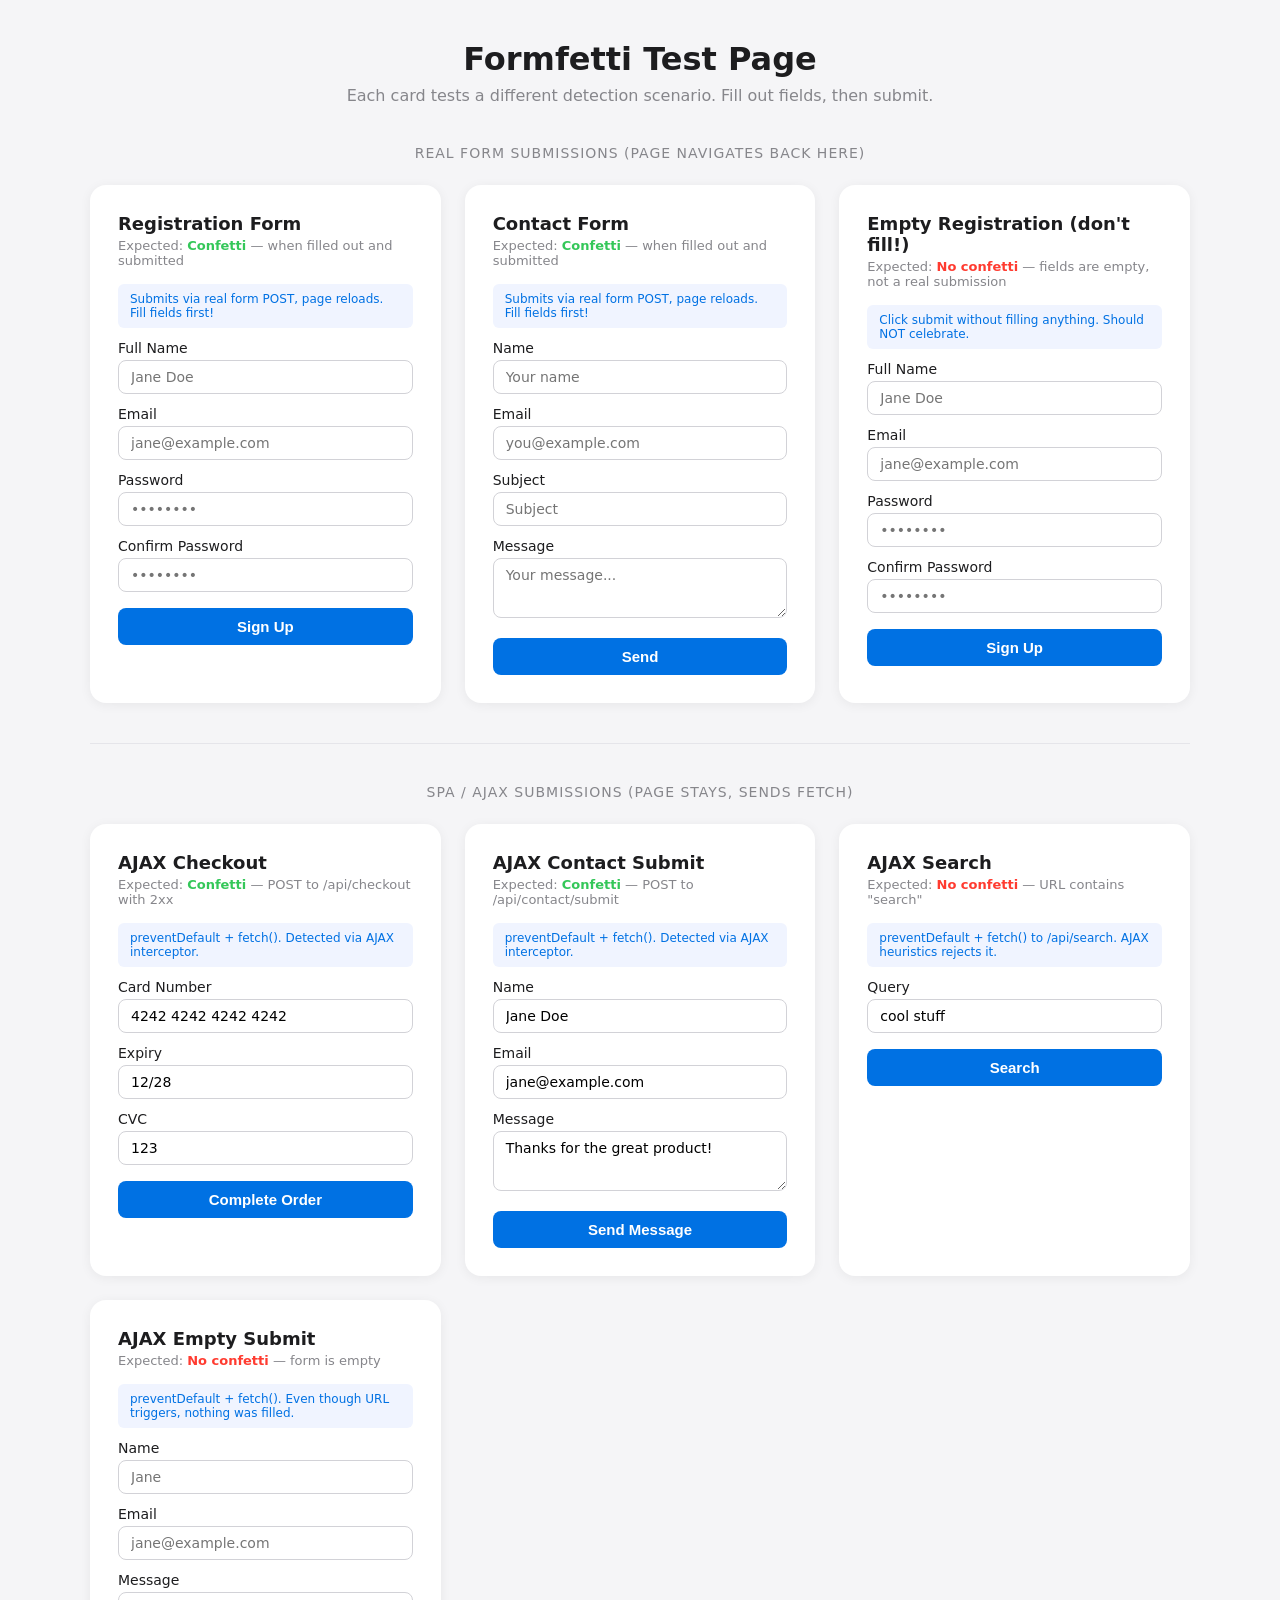
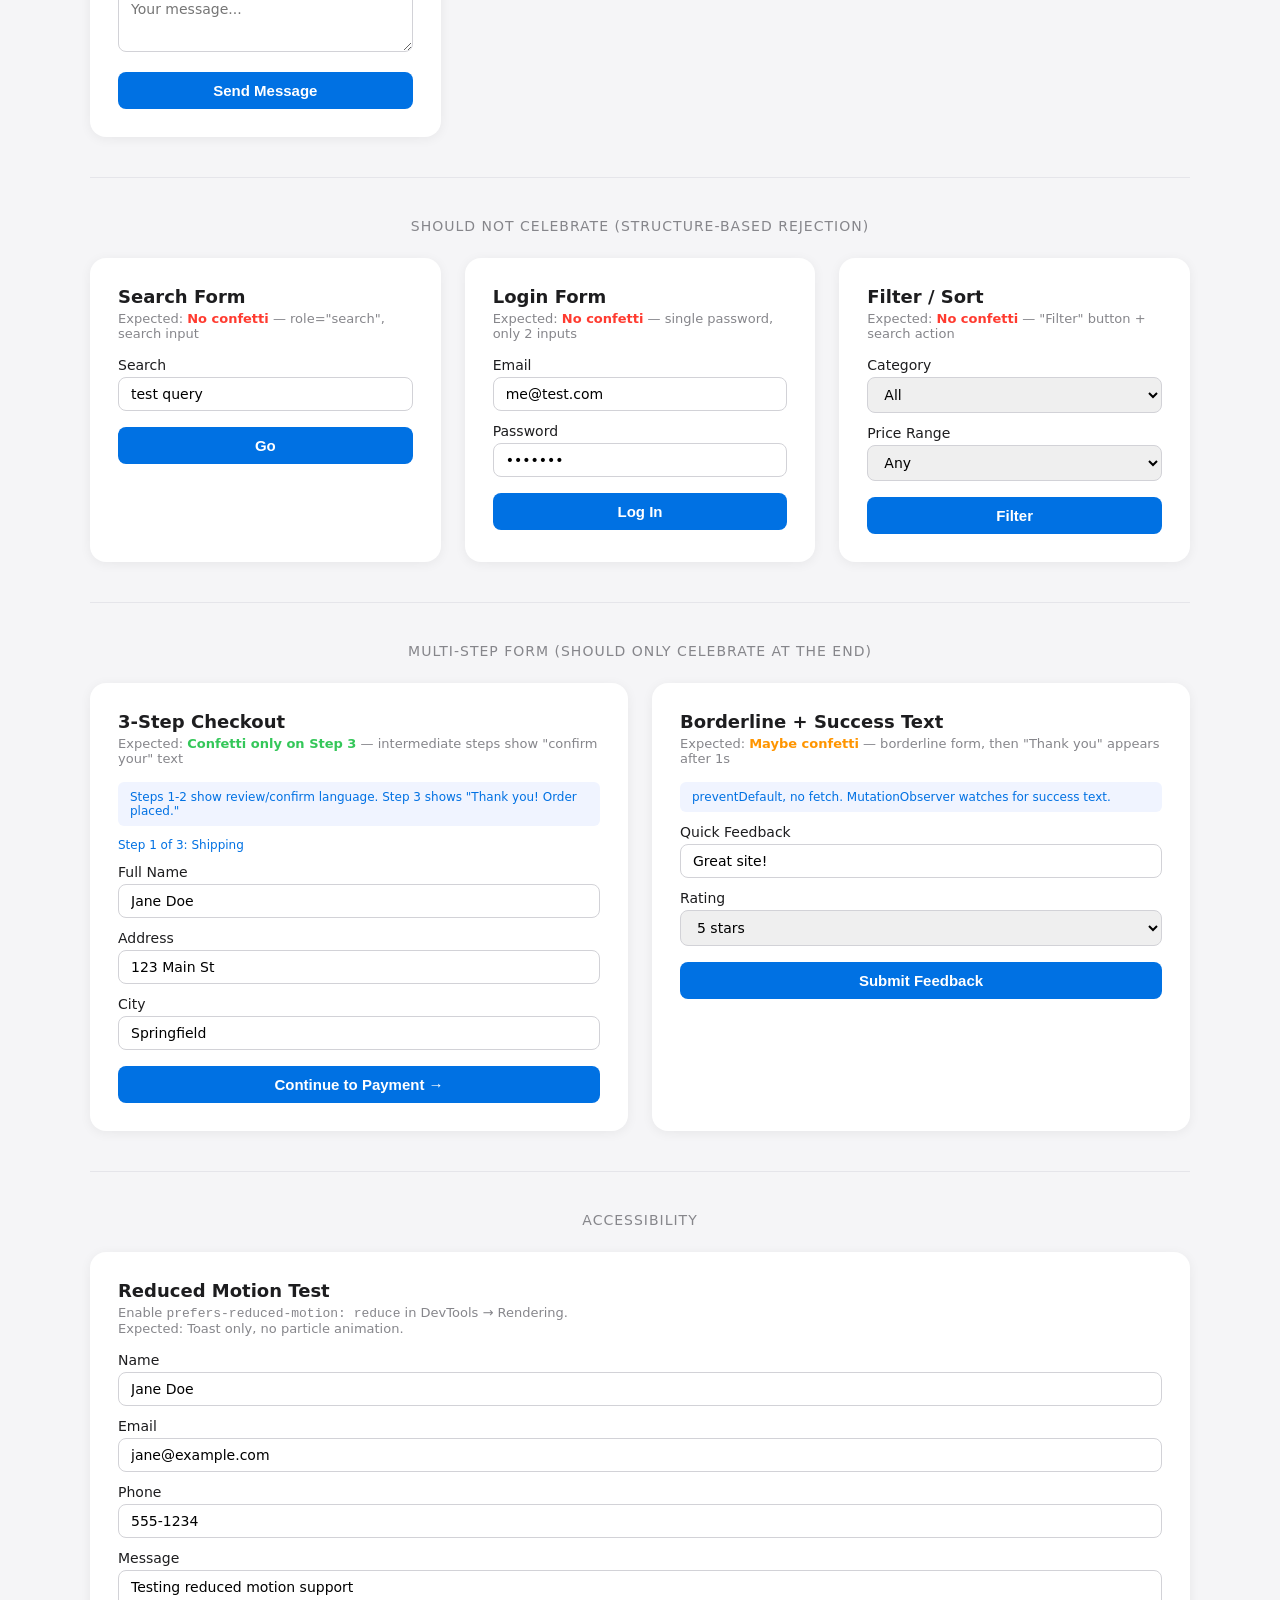
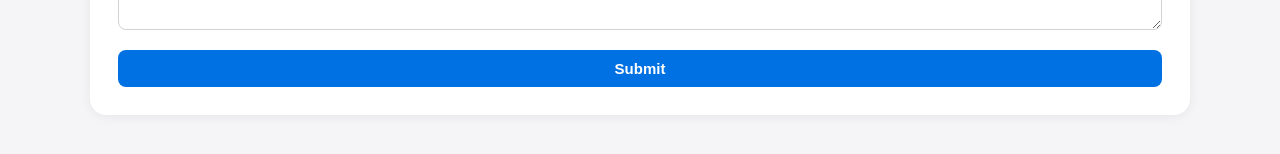
<file: test/index.html>
<!DOCTYPE html>
<html lang="en">
<head>
  <meta charset="utf-8">
  <meta name="viewport" content="width=device-width, initial-scale=1">
  <title>Formfetti Test Page</title>
  <style>
    * { box-sizing: border-box; margin: 0; padding: 0; }
    body { font-family: system-ui, sans-serif; background: #f5f5f7; color: #1d1d1f; padding: 40px 20px; }
    h1 { text-align: center; margin-bottom: 8px; }
    .subtitle { text-align: center; color: #86868b; margin-bottom: 40px; }
    .grid { display: grid; grid-template-columns: repeat(auto-fit, minmax(340px, 1fr)); gap: 24px; max-width: 1100px; margin: 0 auto; }
    .card { background: #fff; border-radius: 16px; padding: 28px; box-shadow: 0 2px 12px rgba(0,0,0,0.06); }
    .card h2 { font-size: 18px; margin-bottom: 4px; }
    .card .expect { font-size: 13px; color: #86868b; margin-bottom: 16px; }
    .expect .yes { color: #34c759; font-weight: 600; }
    .expect .no { color: #ff3b30; font-weight: 600; }
    .expect .maybe { color: #ff9500; font-weight: 600; }
    label { display: block; font-size: 14px; font-weight: 500; margin-bottom: 4px; margin-top: 12px; }
    input, textarea, select { width: 100%; padding: 8px 12px; border: 1px solid #d2d2d7; border-radius: 8px; font-size: 14px; font-family: inherit; }
    textarea { resize: vertical; min-height: 60px; }
    button[type="submit"], .ajax-btn { margin-top: 16px; width: 100%; padding: 10px; border: none; border-radius: 8px; background: #0071e3; color: #fff; font-size: 15px; font-weight: 600; cursor: pointer; }
    button[type="submit"]:hover, .ajax-btn:hover { background: #0077ed; }
    .result { margin-top: 12px; padding: 10px; border-radius: 8px; background: #f0fdf4; color: #166534; font-size: 14px; display: none; }
    hr { border: none; border-top: 1px solid #e5e5ea; margin: 40px auto; max-width: 1100px; }
    .section-title { text-align: center; font-size: 14px; text-transform: uppercase; letter-spacing: 1px; color: #86868b; margin-bottom: 24px; }
    .how { font-size: 12px; color: #0071e3; background: #f0f4ff; padding: 8px 12px; border-radius: 6px; margin-bottom: 12px; }
  </style>
</head>
<body>

<h1>Formfetti Test Page</h1>
<p class="subtitle">Each card tests a different detection scenario. Fill out fields, then submit.</p>

<!-- ===================== REAL FORM SUBMISSIONS ===================== -->
<div class="section-title">Real Form Submissions (page navigates back here)</div>
<div class="grid">

  <!-- 1. Registration form -->
  <div class="card">
    <h2>Registration Form</h2>
    <p class="expect">Expected: <span class="yes">Confetti</span> — when filled out and submitted</p>
    <p class="how">Submits via real form POST, page reloads. Fill fields first!</p>
    <form method="POST" action="">
      <label>Full Name</label><input type="text" name="name" placeholder="Jane Doe">
      <label>Email</label><input type="email" name="email" placeholder="jane@example.com">
      <label>Password</label><input type="password" name="pass" placeholder="••••••••">
      <label>Confirm Password</label><input type="password" name="pass2" placeholder="••••••••">
      <button type="submit">Sign Up</button>
    </form>
  </div>

  <!-- 2. Contact form -->
  <div class="card">
    <h2>Contact Form</h2>
    <p class="expect">Expected: <span class="yes">Confetti</span> — when filled out and submitted</p>
    <p class="how">Submits via real form POST, page reloads. Fill fields first!</p>
    <form method="POST" action="">
      <label>Name</label><input type="text" name="name" placeholder="Your name">
      <label>Email</label><input type="email" name="email" placeholder="you@example.com">
      <label>Subject</label><input type="text" name="subject" placeholder="Subject">
      <label>Message</label><textarea name="msg" placeholder="Your message..."></textarea>
      <button type="submit">Send</button>
    </form>
  </div>

  <!-- 3. Empty form -->
  <div class="card">
    <h2>Empty Registration (don't fill!)</h2>
    <p class="expect">Expected: <span class="no">No confetti</span> — fields are empty, not a real submission</p>
    <p class="how">Click submit without filling anything. Should NOT celebrate.</p>
    <form method="POST" action="">
      <label>Full Name</label><input type="text" name="name" placeholder="Jane Doe">
      <label>Email</label><input type="email" name="email" placeholder="jane@example.com">
      <label>Password</label><input type="password" name="pass" placeholder="••••••••">
      <label>Confirm Password</label><input type="password" name="pass2" placeholder="••••••••">
      <button type="submit">Sign Up</button>
    </form>
  </div>

</div>

<hr>

<!-- ===================== SPA / AJAX SUBMISSIONS ===================== -->
<div class="section-title">SPA / AJAX Submissions (page stays, sends fetch)</div>
<div class="grid">

  <!-- 4. AJAX checkout — sends real fetch POST -->
  <div class="card">
    <h2>AJAX Checkout</h2>
    <p class="expect">Expected: <span class="yes">Confetti</span> — POST to /api/checkout with 2xx</p>
    <p class="how">preventDefault + fetch(). Detected via AJAX interceptor.</p>
    <form id="ajax-checkout" onsubmit="return handleAjaxSubmit(event, '/api/checkout')">
      <label>Card Number</label><input type="text" placeholder="4242 4242 4242 4242" value="4242 4242 4242 4242">
      <label>Expiry</label><input type="text" placeholder="12/28" value="12/28">
      <label>CVC</label><input type="text" placeholder="123" value="123">
      <button type="submit">Complete Order</button>
    </form>
    <div class="result" id="result-checkout"></div>
  </div>

  <!-- 5. AJAX contact — sends real fetch POST -->
  <div class="card">
    <h2>AJAX Contact Submit</h2>
    <p class="expect">Expected: <span class="yes">Confetti</span> — POST to /api/contact/submit</p>
    <p class="how">preventDefault + fetch(). Detected via AJAX interceptor.</p>
    <form id="ajax-contact" onsubmit="return handleAjaxSubmit(event, '/api/contact/submit')">
      <label>Name</label><input type="text" placeholder="Jane" value="Jane Doe">
      <label>Email</label><input type="email" placeholder="jane@ex.com" value="jane@example.com">
      <label>Message</label><textarea placeholder="Hello!">Thanks for the great product!</textarea>
      <button type="submit">Send Message</button>
    </form>
    <div class="result" id="result-contact"></div>
  </div>

  <!-- 6. AJAX search — should NOT celebrate -->
  <div class="card">
    <h2>AJAX Search</h2>
    <p class="expect">Expected: <span class="no">No confetti</span> — URL contains "search"</p>
    <p class="how">preventDefault + fetch() to /api/search. AJAX heuristics rejects it.</p>
    <form id="ajax-search" onsubmit="return handleAjaxSubmit(event, '/api/search')">
      <label>Query</label><input type="text" placeholder="Search products..." value="cool stuff">
      <button type="submit">Search</button>
    </form>
    <div class="result" id="result-search"></div>
  </div>

  <!-- 7. AJAX empty form — should NOT celebrate -->
  <div class="card">
    <h2>AJAX Empty Submit</h2>
    <p class="expect">Expected: <span class="no">No confetti</span> — form is empty</p>
    <p class="how">preventDefault + fetch(). Even though URL triggers, nothing was filled.</p>
    <form id="ajax-empty" onsubmit="return handleAjaxSubmit(event, '/api/contact/submit')">
      <label>Name</label><input type="text" placeholder="Jane">
      <label>Email</label><input type="email" placeholder="jane@example.com">
      <label>Message</label><textarea placeholder="Your message..."></textarea>
      <button type="submit">Send Message</button>
    </form>
    <div class="result" id="result-empty"></div>
  </div>

</div>

<hr>

<!-- ===================== SHOULD NOT CELEBRATE ===================== -->
<div class="section-title">Should NOT Celebrate (structure-based rejection)</div>
<div class="grid">

  <!-- 8. Search form -->
  <div class="card">
    <h2>Search Form</h2>
    <p class="expect">Expected: <span class="no">No confetti</span> — role="search", search input</p>
    <form role="search" method="GET" action="">
      <label>Search</label><input type="search" name="q" placeholder="Search anything..." value="test query">
      <button type="submit">Go</button>
    </form>
  </div>

  <!-- 9. Login form -->
  <div class="card">
    <h2>Login Form</h2>
    <p class="expect">Expected: <span class="no">No confetti</span> — single password, only 2 inputs</p>
    <form method="POST" action="">
      <label>Email</label><input type="email" name="email" placeholder="you@example.com" value="me@test.com">
      <label>Password</label><input type="password" name="pass" placeholder="••••••••" value="hunter2">
      <button type="submit">Log In</button>
    </form>
  </div>

  <!-- 10. Filter form -->
  <div class="card">
    <h2>Filter / Sort</h2>
    <p class="expect">Expected: <span class="no">No confetti</span> — "Filter" button + search action</p>
    <form action="/search" method="GET">
      <label>Category</label>
      <select name="cat"><option>All</option><option>Electronics</option><option>Books</option></select>
      <label>Price Range</label>
      <select name="price"><option>Any</option><option>$0-$50</option><option>$50-$100</option></select>
      <button type="submit">Filter</button>
    </form>
  </div>

</div>

<hr>

<!-- ===================== MULTI-STEP FORMS ===================== -->
<div class="section-title">Multi-Step Form (should only celebrate at the end)</div>
<div class="grid">

  <!-- 11. Multi-step checkout -->
  <div class="card" id="multistep-card">
    <h2>3-Step Checkout</h2>
    <p class="expect">Expected: <span class="yes">Confetti only on Step 3</span> — intermediate steps show "confirm your" text</p>
    <p class="how">Steps 1-2 show review/confirm language. Step 3 shows "Thank you! Order placed."</p>

    <!-- Step 1: Shipping -->
    <div id="step-1">
      <p style="font-size:12px; color:#0071e3; margin-bottom:8px;">Step 1 of 3: Shipping</p>
      <form onsubmit="event.preventDefault(); goToStep(2);">
        <label>Full Name</label><input type="text" value="Jane Doe">
        <label>Address</label><input type="text" value="123 Main St">
        <label>City</label><input type="text" value="Springfield">
        <button type="submit">Continue to Payment →</button>
      </form>
    </div>

    <!-- Step 2: Payment + Review -->
    <div id="step-2" style="display:none;">
      <p style="font-size:12px; color:#0071e3; margin-bottom:8px;">Step 2 of 3: Confirm your order</p>
      <form onsubmit="event.preventDefault(); goToStep(3);">
        <label>Card Number</label><input type="text" value="4242 4242 4242 4242">
        <label>Expiry</label><input type="text" value="12/28">
        <button type="submit">Confirm & Place Order</button>
      </form>
    </div>

    <!-- Step 3: Success -->
    <div id="step-3" style="display:none;"></div>
    <div class="result" id="result-multistep"></div>
  </div>

  <!-- 12. Borderline form + success text -->
  <div class="card">
    <h2>Borderline + Success Text</h2>
    <p class="expect">Expected: <span class="maybe">Maybe confetti</span> — borderline form, then "Thank you" appears after 1s</p>
    <p class="how">preventDefault, no fetch. MutationObserver watches for success text.</p>
    <form onsubmit="event.preventDefault(); showSuccessText();">
      <label>Quick Feedback</label><input type="text" placeholder="Any thoughts?" value="Great site!">
      <label>Rating</label>
      <select><option>5 stars</option><option>4 stars</option><option>3 stars</option></select>
      <button type="submit">Submit Feedback</button>
    </form>
    <div class="result" id="result-borderline"></div>
  </div>
</div>

<hr>

<!-- ===================== ACCESSIBILITY ===================== -->
<div class="section-title">Accessibility</div>
<div class="grid">
  <div class="card">
    <h2>Reduced Motion Test</h2>
    <p class="expect">Enable <code>prefers-reduced-motion: reduce</code> in DevTools → Rendering.<br>
    Expected: Toast only, no particle animation.</p>
    <form method="POST" action="">
      <label>Name</label><input type="text" name="name" placeholder="Jane Doe" value="Jane Doe">
      <label>Email</label><input type="email" name="email" placeholder="jane@ex.com" value="jane@example.com">
      <label>Phone</label><input type="tel" name="phone" placeholder="555-1234" value="555-1234">
      <label>Message</label><textarea name="msg" placeholder="Testing...">Testing reduced motion support</textarea>
      <button type="submit">Submit</button>
    </form>
  </div>
</div>

<script>
  // Mock server: intercept fetch to return 200 for test URLs
  const _origFetch = window.fetch;
  window.fetch = function(url, opts) {
    if (typeof url === 'string' && url.startsWith('/api/')) {
      return new Promise(resolve => {
        setTimeout(() => {
          resolve(new Response(JSON.stringify({ ok: true }), {
            status: 200,
            headers: { 'Content-Type': 'application/json' },
          }));
        }, 300);
      });
    }
    return _origFetch.apply(this, arguments);
  };

  // SPA form handler: preventDefault + fetch
  function handleAjaxSubmit(e, url) {
    e.preventDefault();
    const btn = e.target.querySelector('button[type="submit"]');
    btn.disabled = true;
    btn.textContent = 'Sending...';

    fetch(url, {
      method: 'POST',
      headers: { 'Content-Type': 'application/json' },
      body: JSON.stringify({ test: true }),
    })
    .then(r => r.json())
    .then(() => {
      const card = e.target.closest('.card');
      const result = card.querySelector('.result');
      if (result) {
        result.style.display = 'block';
        // Use success text that the MutationObserver will detect
        result.textContent = 'Thank you! Your submission was received successfully.';
      }
    })
    .finally(() => {
      btn.disabled = false;
      btn.textContent = 'Try Again';
    });

    return false;
  }

  // Multi-step checkout: step 1 → step 2 → success
  function goToStep(step) {
    document.getElementById('step-1').style.display = 'none';
    document.getElementById('step-2').style.display = 'none';
    document.getElementById('step-3').style.display = 'none';

    if (step <= 2) {
      document.getElementById('step-' + step).style.display = 'block';
    } else {
      // Final step — show success message (this triggers the MutationObserver)
      const el = document.getElementById('step-3');
      el.style.display = 'block';
      setTimeout(() => {
        const heading = document.createElement('p');
        heading.style.cssText = 'font-size:20px;font-weight:bold;text-align:center;padding-top:20px;';
        heading.textContent = 'Thank you! Order placed.';
        const conf = document.createElement('p');
        conf.style.cssText = 'color:#86868b;margin-top:8px;text-align:center;padding-bottom:20px;';
        conf.textContent = 'Confirmation #FM-' + Math.floor(Math.random() * 90000 + 10000);
        el.appendChild(heading);
        el.appendChild(conf);
      }, 500);
    }
  }

  // Inject success text after borderline form submit (MutationObserver test)
  function showSuccessText() {
    setTimeout(() => {
      const result = document.getElementById('result-borderline');
      result.style.display = 'block';
      result.textContent = 'Thank you! Your feedback has been submitted successfully.';
    }, 1000);
  }
</script>

</body>
</html>
</file>
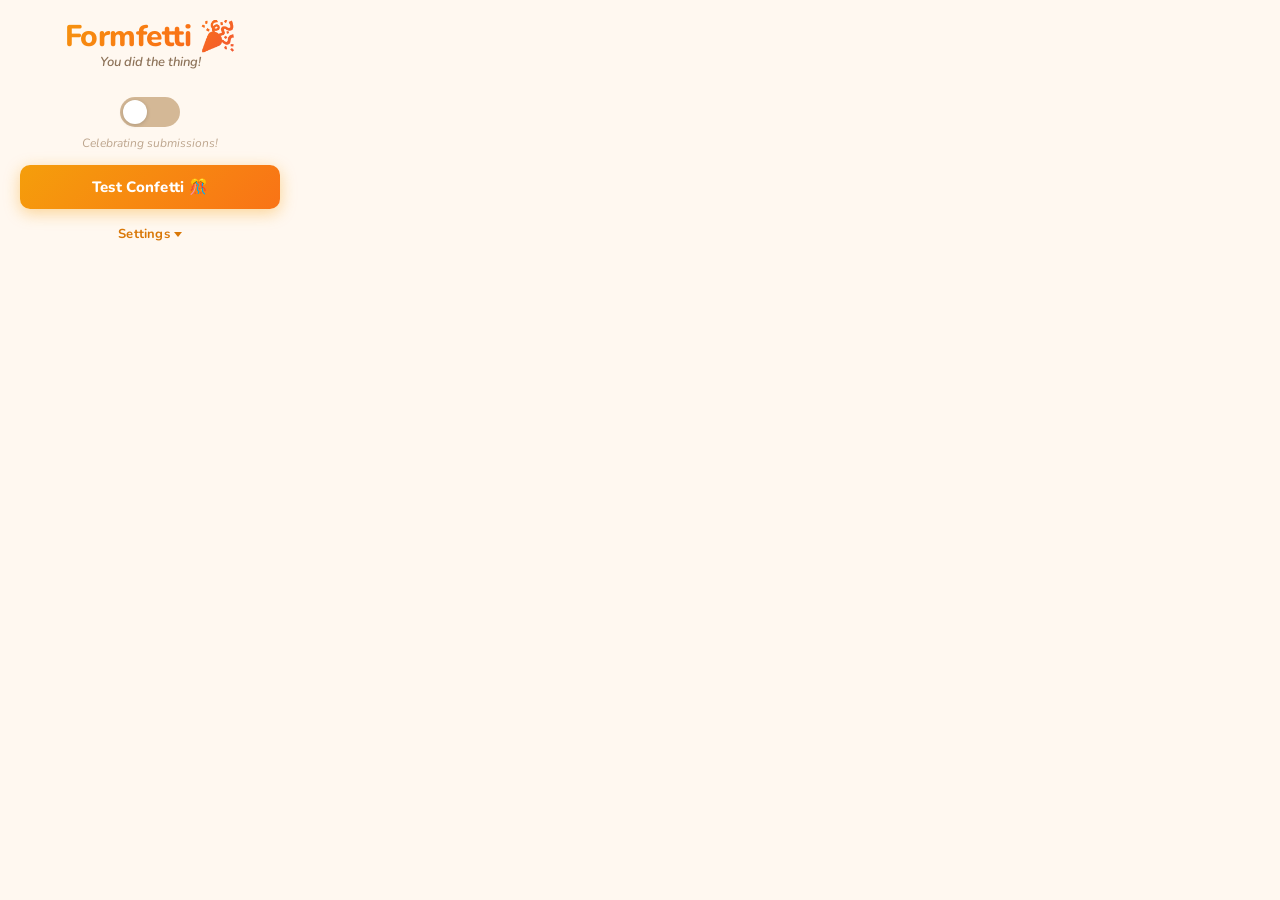
<file: src/popup/popup.html>
<!DOCTYPE html>
<html lang="en">
<head>
  <meta charset="utf-8">
  <meta name="viewport" content="width=device-width, initial-scale=1">
  <link rel="stylesheet" href="popup.css">
  <title>Formfetti</title>
</head>
<body>
  <div class="header">
    <div class="title">Formfetti 🎉</div>
    <div class="tagline">You did the thing!</div>
  </div>

  <label class="toggle">
    <input type="checkbox" id="toggle-checkbox" aria-label="Enable Formfetti">
    <span class="slider"><span class="knob"></span></span>
  </label>

  <div class="status" id="status-text">Celebrating submissions!</div>

  <button class="test-btn" id="test-btn">Test Confetti 🎊</button>

  <div class="disclosure-toggle settings-toggle" id="settings-toggle" tabindex="0" role="button" aria-expanded="false" aria-label="Toggle settings">Settings</div>
  <div class="disclosure-panel settings-panel" id="settings-panel">
    <div class="settings-panel-inner">

      <!-- Primary settings: Shape, Color Theme, Intensity -->
      <div class="setting-section">
        <div class="setting-label">Shape</div>
        <div class="option-group" data-setting="shape" role="radiogroup" aria-label="Shape">
          <div class="option-card selected" data-value="classic" tabindex="0" role="radio" aria-checked="true">
            <div class="card-preview card-preview--shape">■</div>
            <span>Classic</span>
          </div>
          <div class="option-card" data-value="stars" tabindex="0" role="radio" aria-checked="false">
            <div class="card-preview card-preview--shape">★</div>
            <span>Stars</span>
          </div>
          <div class="option-card" data-value="hearts" tabindex="0" role="radio" aria-checked="false">
            <div class="card-preview card-preview--shape">❤</div>
            <span>Hearts</span>
          </div>
          <div class="option-card" data-value="emoji" tabindex="0" role="radio" aria-checked="false">
            <div class="card-preview card-preview--shape">🎉</div>
            <span>Emoji</span>
          </div>
        </div>
      </div>

      <div class="setting-section">
        <div class="setting-label">Color Theme</div>
        <div class="option-group" data-setting="colorTheme" role="radiogroup" aria-label="Color Theme">
          <div class="option-card selected" data-value="classic" tabindex="0" role="radio" aria-checked="true">
            <div class="card-preview card-preview--classic"></div>
            <span>Classic</span>
          </div>
          <div class="option-card" data-value="rainbow" tabindex="0" role="radio" aria-checked="false">
            <div class="card-preview card-preview--rainbow"></div>
            <span>Rainbow</span>
          </div>
          <div class="option-card" data-value="gold" tabindex="0" role="radio" aria-checked="false">
            <div class="card-preview card-preview--gold"></div>
            <span>Gold</span>
          </div>
          <div class="option-card" data-value="ocean" tabindex="0" role="radio" aria-checked="false">
            <div class="card-preview card-preview--ocean"></div>
            <span>Ocean</span>
          </div>
          <div class="option-card" data-value="mono" tabindex="0" role="radio" aria-checked="false">
            <div class="card-preview card-preview--mono"></div>
            <span>Mono</span>
          </div>
        </div>
      </div>

      <div class="setting-section">
        <div class="setting-label">Intensity</div>
        <div class="option-group" data-setting="intensity" role="radiogroup" aria-label="Intensity">
          <div class="option-card" data-value="low" tabindex="0" role="radio" aria-checked="false">
            <div class="card-preview card-preview--intensity-low"></div>
            <span>Subtle</span>
          </div>
          <div class="option-card selected" data-value="medium" tabindex="0" role="radio" aria-checked="true">
            <div class="card-preview card-preview--intensity-medium"></div>
            <span>Party</span>
          </div>
          <div class="option-card" data-value="high" tabindex="0" role="radio" aria-checked="false">
            <div class="card-preview card-preview--intensity-high"></div>
            <span>Chaos</span>
          </div>
        </div>
      </div>

      <!-- More options disclosure -->
      <div class="disclosure-toggle more-options-toggle" id="more-options-toggle" tabindex="0" role="button" aria-expanded="false">More options</div>
      <div class="disclosure-panel more-options-panel" id="more-options-panel">
        <div class="more-options-inner">

          <div class="dropdown-row">
            <div>
              <label for="gravity">Gravity</label>
              <select id="gravity">
                <option value="0.4">Floaty</option>
                <option value="1" selected>Normal</option>
                <option value="2">Heavy</option>
              </select>
            </div>
            <div>
              <label for="size">Size</label>
              <select id="size">
                <option value="small">Small</option>
                <option value="medium" selected>Medium</option>
                <option value="large">Large</option>
              </select>
            </div>
          </div>

          <div class="setting-section">
            <div class="setting-label">Toast Message</div>
            <input type="text" id="toast-message" class="toast-input" placeholder="You did the thing!" maxlength="40">
          </div>

        </div><!-- /.more-options-inner -->
      </div>

    </div><!-- /.settings-panel-inner -->
  </div>

  <script src="../../lib/motion.min.js"></script>
  <script src="popup.js"></script>
</body>
</html>
</file>
<file: src/popup/popup.css>
@import url('https://fonts.googleapis.com/css2?family=Nunito:wght@400;600;700;800&display=swap');

/* ─── Design tokens ──────────────────────────────────────────────────────── */
:root {
  --accent:         #F59E0B;
  --accent-deep:    #D97706;
  --accent-light:   #FDE68A;
  --accent-glow:    #FEF3C7;

  --bg:             #FFF8F0;
  --bg-card:        #FEF3E2;
  --bg-input:       #FFFDF8;
  --border:         #E8D5B7;
  --border-input:   #D4B896;

  --text-primary:   #3D2B1F;
  --text-secondary: #7A5C3F;
  --text-muted:     #A88B6E;

  --toggle-off:     #D4B896;
  --radius:         10px;
  --radius-sm:      8px;

  --ease:           0.25s cubic-bezier(0.4, 0, 0.2, 1);
}

/* ─── Base ───────────────────────────────────────────────────────────────── */
body {
  width: 300px;
  padding: 20px;
  font-family: 'Nunito', system-ui, -apple-system, sans-serif;
  text-align: center;
  margin: 0;
  background: var(--bg);
  color: var(--text-primary);
  box-sizing: border-box;
}

/* ─── Header ─────────────────────────────────────────────────────────────── */
.header {
  padding-bottom: 4px;
  margin-bottom: 4px;
}

.title {
  font-size: 30px;
  font-weight: 800;
  letter-spacing: -0.5px;
  line-height: 1.1;
  background: linear-gradient(135deg, #F59E0B 0%, #F97316 60%, #EF4444 100%);
  -webkit-background-clip: text;
  -webkit-text-fill-color: transparent;
  background-clip: text;
}

.tagline {
  font-size: 13px;
  color: var(--text-secondary);
  font-style: italic;
  font-weight: 600;
  margin-bottom: 18px;
  opacity: 0.85;
}

/* ─── Toggle switch ──────────────────────────────────────────────────────── */
.toggle {
  position: relative;
  display: inline-block;
  width: 60px;
  height: 30px;
}

.toggle input {
  opacity: 0;
  width: 0;
  height: 0;
}

.slider {
  position: absolute;
  cursor: pointer;
  inset: 0;
  background-color: var(--toggle-off);
  border-radius: 30px;
  transition: background-color var(--ease);
}

.knob {
  position: absolute;
  height: 24px;
  width: 24px;
  left: 3px;
  bottom: 3px;
  background-color: white;
  border-radius: 50%;
  box-shadow: 0 1px 4px rgba(0, 0, 0, 0.18);
  transition: transform 0.4s cubic-bezier(0.34, 1.56, 0.64, 1);
}

.toggle input:checked + .slider           { background-color: var(--accent); }
.toggle input:checked + .slider .knob     { transform: translateX(30px); }
.toggle input:focus-visible + .slider     { outline: 2px solid var(--accent); outline-offset: 3px; }

/* ─── Status text ────────────────────────────────────────────────────────── */
.status {
  font-size: 13px;
  font-weight: 700;
  margin-top: 8px;
  margin-bottom: 14px;
  color: var(--accent-deep);
  transition: color var(--ease), opacity var(--ease);
}

body:has(#toggle-checkbox:not(:checked)) .status {
  color: var(--text-muted);
  font-style: italic;
  font-weight: 400;
  font-size: 12px;
  opacity: 0.75;
}

/* ─── Test button ────────────────────────────────────────────────────────── */
.test-btn {
  width: 100%;
  padding: 12px 10px;
  border-radius: var(--radius);
  background: linear-gradient(135deg, var(--accent) 0%, #F97316 100%);
  color: white;
  font-size: 15px;
  font-weight: 800;
  font-family: inherit;
  letter-spacing: 0.3px;
  cursor: pointer;
  border: none;
  box-shadow: 0 4px 16px rgba(245, 158, 11, 0.40);
  margin-bottom: 10px;
  transition: opacity var(--ease), filter var(--ease),
              box-shadow var(--ease), transform var(--ease);
}

.test-btn:hover:not(:disabled) {
  box-shadow: 0 6px 20px rgba(245, 158, 11, 0.50);
  filter: brightness(1.06);
}

.test-btn:active:not(:disabled) {
  transform: scale(0.96);
  filter: brightness(0.96);
  box-shadow: 0 2px 8px rgba(245, 158, 11, 0.30);
}

.test-btn:disabled {
  filter: grayscale(1) opacity(0.45);
  cursor: not-allowed;
  box-shadow: none;
}

.test-btn:focus-visible {
  outline: 2px solid var(--accent-deep);
  outline-offset: 3px;
}

@keyframes btn-bounce {
  0%   { transform: scale(0.96); }
  55%  { transform: scale(1.02); }
  100% { transform: scale(1); }
}

.test-btn--pressed {
  animation: btn-bounce 0.3s cubic-bezier(0.34, 1.56, 0.64, 1) both;
}

/* ─── Disclosure toggles (shared by Settings + More options) ─────────────── */
.disclosure-toggle {
  display: inline-flex;
  align-items: center;
  gap: 4px;
  font-weight: 700;
  cursor: pointer;
  letter-spacing: 0.2px;
  user-select: none;
  border-radius: 6px;
  transition: color var(--ease);
}

.disclosure-toggle:focus-visible {
  outline: 2px solid var(--accent);
  outline-offset: 3px;
}

/* CSS chevron — rotates when aria-expanded="true" */
.disclosure-toggle::after {
  content: '';
  display: inline-block;
  width: 0;
  height: 0;
  border-left: 4px solid transparent;
  border-right: 4px solid transparent;
  border-top: 5px solid currentColor;
  margin-top: 1px;
  transition: transform var(--ease);
}

.disclosure-toggle[aria-expanded="true"]::after {
  transform: rotate(180deg);
}

.settings-toggle {
  font-size: 13px;
  color: var(--accent-deep);
  margin: 6px 0 2px;
}

.settings-toggle:hover { color: var(--accent); }

.more-options-toggle {
  font-size: 12px;
  color: var(--text-muted);
  margin: 4px 0 2px;
}

.more-options-toggle:hover { color: var(--text-secondary); }

/* ─── Disclosure panels (shared grid animation pattern) ──────────────────── */
.disclosure-panel {
  display: grid;
  grid-template-rows: 0fr;
  transition: grid-template-rows 0.3s cubic-bezier(0.4, 0, 0.2, 1);
}

.disclosure-panel.open {
  grid-template-rows: 1fr;
}

.disclosure-panel > :first-child {
  overflow: hidden;
}

.settings-panel-inner > :first-child { padding-top: 12px; }
.settings-panel-inner > :last-child  { padding-bottom: 4px; }
.more-options-inner > :first-child    { padding-top: 10px; }

/* ─── Card stagger entrance ──────────────────────────────────────────────── */
@keyframes card-stagger-in {
  from { opacity: 0; transform: translateY(8px); }
  to   { opacity: 1; transform: translateY(0); }
}

.settings-panel:not(.open) .option-card { opacity: 0; }
.settings-panel.open .option-card       { animation: card-stagger-in 0.3s ease-out both; }

.settings-panel.open .option-card:nth-child(2)    { animation-delay: 40ms; }
.settings-panel.open .option-card:nth-child(3)    { animation-delay: 80ms; }
.settings-panel.open .option-card:nth-child(n+4)  { animation-delay: 120ms; }

/* ─── Setting sections ───────────────────────────────────────────────────── */
.setting-section {
  margin-bottom: 14px;
  text-align: left;
}

.setting-label {
  font-size: 12px;
  font-weight: 700;
  text-transform: uppercase;
  letter-spacing: 1px;
  color: var(--text-muted);
  margin-bottom: 6px;
  text-align: left;
}

/* ─── Option cards ───────────────────────────────────────────────────────── */
.option-group {
  display: flex;
  gap: 6px;
  flex-wrap: wrap;
  justify-content: center;
}

[data-setting="intensity"] .option-card,
[data-setting="shape"] .option-card     { flex: 1 1 0; }
[data-setting="colorTheme"] .option-card { flex: 1 1 44px; }

.option-card {
  cursor: pointer;
  border: 2px solid transparent;
  border-radius: var(--radius);
  padding: 6px 4px;
  text-align: center;
  background: var(--bg-card);
  position: relative;
  transition: border-color var(--ease), background var(--ease),
              box-shadow var(--ease), transform var(--ease);
}

.option-card span {
  font-size: 11px;
  font-weight: 600;
  display: block;
  margin-top: 4px;
  color: var(--text-secondary);
}

.option-card.selected {
  border-color: var(--accent);
  box-shadow: 0 0 0 1px var(--accent-light), 0 2px 8px rgba(245, 158, 11, 0.18);
}

.option-card:hover:not(.selected) {
  border-color: var(--accent-light);
  background: var(--accent-glow);
  transform: translateY(-2px);
  box-shadow: 0 4px 12px rgba(0, 0, 0, 0.08);
}

.option-card.selected:hover              { border-color: var(--accent-deep); }
.option-card:focus-visible               { outline: 2px solid var(--accent); outline-offset: 2px; }

/* Checkmark badge (colorblind-safe redundant signal) */
.option-card.selected::after {
  content: '\2713';
  position: absolute;
  top: -6px;
  right: -6px;
  width: 16px;
  height: 16px;
  background: var(--accent);
  color: white;
  font-size: 10px;
  font-weight: 800;
  line-height: 16px;
  text-align: center;
  border-radius: 50%;
  box-shadow: 0 1px 3px rgba(0, 0, 0, 0.2);
}

/* ─── Card previews ──────────────────────────────────────────────────────── */
.card-preview {
  width: 100%;
  height: 38px;
  border-radius: 6px;
  display: flex;
  align-items: center;
  justify-content: center;
  overflow: hidden;
}

.card-preview--shape { font-size: 22px; line-height: 1; }

/* Color theme swatches */
.card-preview--classic { background: linear-gradient(to right, #EF4444 0% 25%, #3B82F6 25% 50%, #EAB308 50% 75%, #22C55E 75% 100%); }
.card-preview--rainbow { background: linear-gradient(to right, #EF4444, #F97316, #EAB308, #22C55E, #3B82F6, #8B5CF6); }
.card-preview--gold    { background: linear-gradient(135deg, #F59E0B 0%, #D97706 50%, #FDE68A 100%); }
.card-preview--ocean   { background: linear-gradient(135deg, #0EA5E9 0%, #06B6D4 50%, #6EE7B7 100%); }
.card-preview--mono    { background: linear-gradient(to right, #1F2937 0% 25%, #6B7280 25% 50%, #9CA3AF 50% 75%, #D1D5DB 75% 100%); }

/* Intensity dot previews — shared base for the ::before dot element */
.card-preview--intensity-low,
.card-preview--intensity-medium,
.card-preview--intensity-high {
  background: var(--bg);
  border: 1px solid var(--border);
  position: relative;
}

.card-preview--intensity-low::before,
.card-preview--intensity-medium::before,
.card-preview--intensity-high::before {
  content: '';
  position: absolute;
  border-radius: 50%;
  background: var(--accent);
  top: 50%;
  left: 50%;
  transform: translate(-50%, -50%);
}

.card-preview--intensity-low::before {
  width: 6px; height: 6px;
  box-shadow: -12px -4px 0 0 #EF4444, 10px 6px 0 0 #3B82F6;
}

.card-preview--intensity-medium::before {
  width: 6px; height: 6px;
  box-shadow:
    -14px -6px 0 0 #EF4444,
     10px -8px 0 0 #22C55E,
    -10px  8px 0 0 #3B82F6,
     14px  6px 0 0 #8B5CF6;
}

.card-preview--intensity-high::before {
  width: 5px; height: 5px;
  box-shadow:
    -14px -8px 0 0 #EF4444,
      0px -10px 0 0 #22C55E,
     14px -8px 0 0 #3B82F6,
    -16px  0px 0 0 #8B5CF6,
     16px  0px 0 0 #F97316,
    -14px  8px 0 0 #EAB308,
      0px  10px 0 0 #EF4444,
     14px  8px 0 0 #06B6D4;
}

/* ─── Form controls (shared select + input styles) ───────────────────────── */
.dropdown-row {
  display: flex;
  gap: 12px;
  margin-bottom: 10px;
}

.dropdown-row > div {
  flex: 1;
  text-align: left;
}

.dropdown-row label {
  font-size: 12px;
  font-weight: 700;
  text-transform: uppercase;
  letter-spacing: 1px;
  color: var(--text-muted);
  margin-bottom: 6px;
  display: block;
}

.dropdown-row select,
.toast-input {
  width: 100%;
  padding: 6px 10px;
  border: 1px solid var(--border-input);
  border-radius: var(--radius-sm);
  font-size: 13px;
  font-family: inherit;
  font-weight: 600;
  background: var(--bg-input);
  color: var(--text-primary);
  box-sizing: border-box;
  transition: border-color var(--ease);
}

.toast-input { margin-top: 4px; }

.dropdown-row select:focus,
.toast-input:focus {
  outline: none;
  border-color: var(--accent);
}

.dropdown-row select:focus-visible,
.toast-input:focus-visible {
  outline: 2px solid var(--accent);
  outline-offset: 2px;
}

.toast-input::placeholder {
  color: var(--text-muted);
  font-weight: 400;
}

/* ─── Dark mode ──────────────────────────────────────────────────────────── */
@media (prefers-color-scheme: dark) {
  :root {
    --accent:         #FBBF24;
    --accent-deep:    #F59E0B;
    --accent-light:   #92400E;
    --accent-glow:    #451A03;

    --bg:             #1F1A14;
    --bg-card:        #2D2318;
    --bg-input:       #261E14;
    --border:         #3D2F1F;
    --border-input:   #4A3826;

    --text-primary:   #F5E6D3;
    --text-secondary: #C9A87C;
    --text-muted:     #8A6B4A;

    --toggle-off:     #4A3826;
  }

  .title {
    background: linear-gradient(135deg, #FBBF24 0%, #FB923C 60%, #F87171 100%);
    -webkit-background-clip: text;
    -webkit-text-fill-color: transparent;
    background-clip: text;
  }

  .test-btn {
    background: linear-gradient(135deg, #FBBF24 0%, #F97316 100%);
    box-shadow: 0 4px 16px rgba(251, 191, 36, 0.28);
  }

  .test-btn:hover:not(:disabled) {
    box-shadow: 0 6px 20px rgba(251, 191, 36, 0.40);
  }

  .knob { box-shadow: 0 1px 4px rgba(0, 0, 0, 0.5); }
}
</file>
